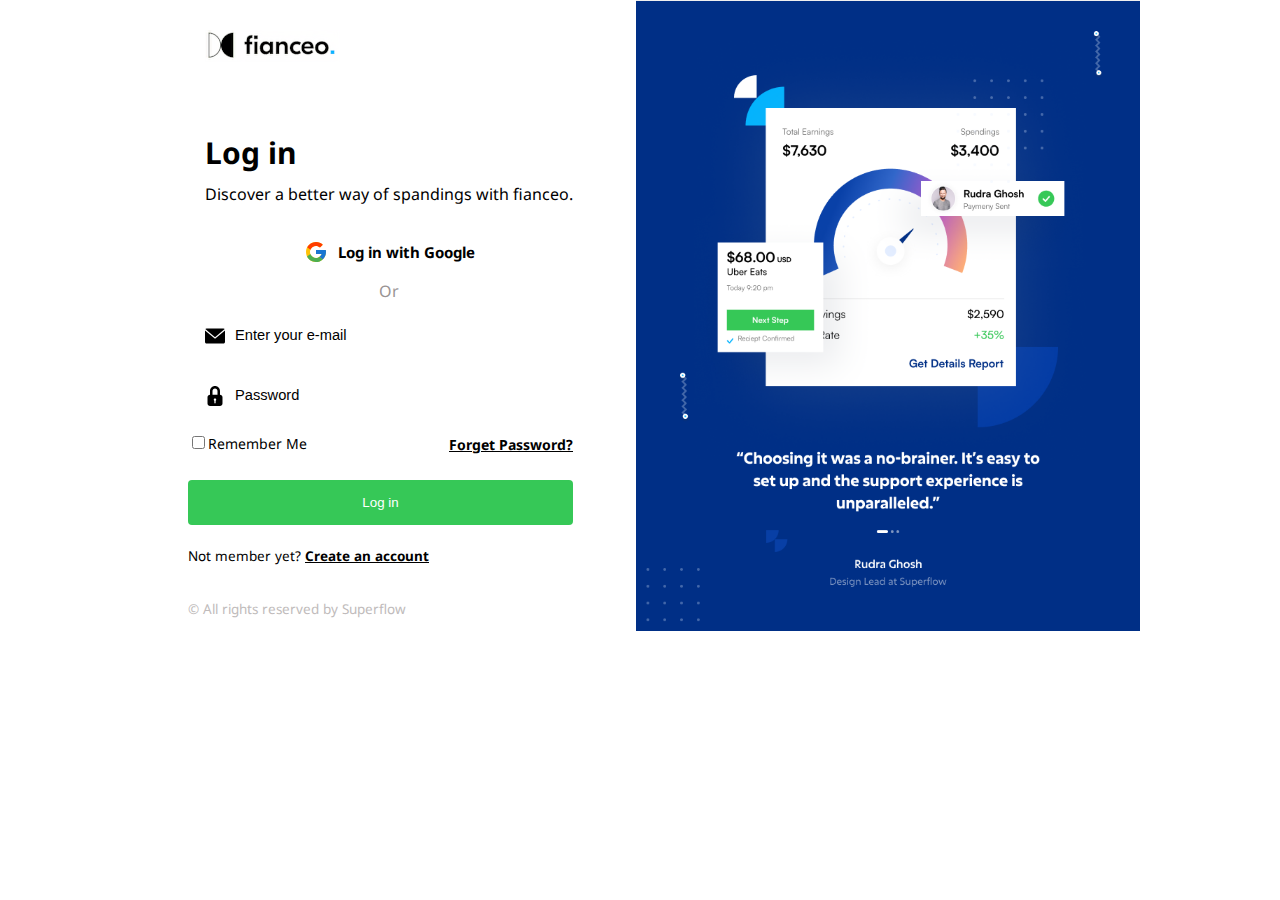
<file: index.html>
<!DOCTYPE html>
<html lang="en">

<head>
  <meta charset="UTF-8">
  <link rel="preconnect" href="https://fonts.googleapis.com">
  <link rel="preconnect" href="https://fonts.gstatic.com" crossorigin>
  <link href="https://fonts.googleapis.com/css2?family=Noto+Sans:ital,wght@0,400;0,700;1,400;1,700&display=swap" rel="stylesheet">
  <link rel="stylesheet" href="./css/style.css">
  <meta http-equiv="X-UA-Compatible" content="IE=edge">
  <meta name="viewport" content="width=device-width, initial-scale=1.0">
  <title>Login</title>
</head>
<section class="conteiner-bg">
  <div class="formulario">
    <div class="formulario-no-botton">
      <div class="logo">
        <img src="./imagem/logo1.png" alt="logo">
      </div>
      <form class="form-bg">
        <div class="login-text">
          <h1>Log in</h1>
          <p>Discover a better way of spandings with fianceo.</p>
        </div>
        <div class="login-google">
          <img src="./imagem/google.svg" alt="google-logo">
          <a href="#" target="_blank">Log in with Google</a>
        </div>
        <p class="or">Or</p>
        <div class="dados">
          <div class="dados-text">
            <img src="./imagem/email.svg">
            <input type="email" name="" id="" placeholder="Enter your e-mail">
          </div>
          <div class="dados-password">
            <img src="./imagem/password.svg">
            <input type="password" name="" id="" placeholder="Password">
          </div>
        </div>
    </div>
    <div class="check">
      <div class="check-box">
        <input type="checkbox">Remember Me
      </div>
      <div class="check-link">
        <a href="./password.html">Forget Password?</a>
      </div>
    </div>
    <div class="login-button">
      <input class="botao" type="submit" value="Log in"><br>
      <p>Not member yet? <a href="./register.html">Create an account</a></p>
    </div>
    </form>
    <div class="copy">
      <p>© All rights reserved by Superflow</p>
    </div>
  </div>
  <div class="banner">
    <img src="./imagem/imagem1.png" alt="banner">
  </div>
</section>

<body>
</body>

</html>
</file>
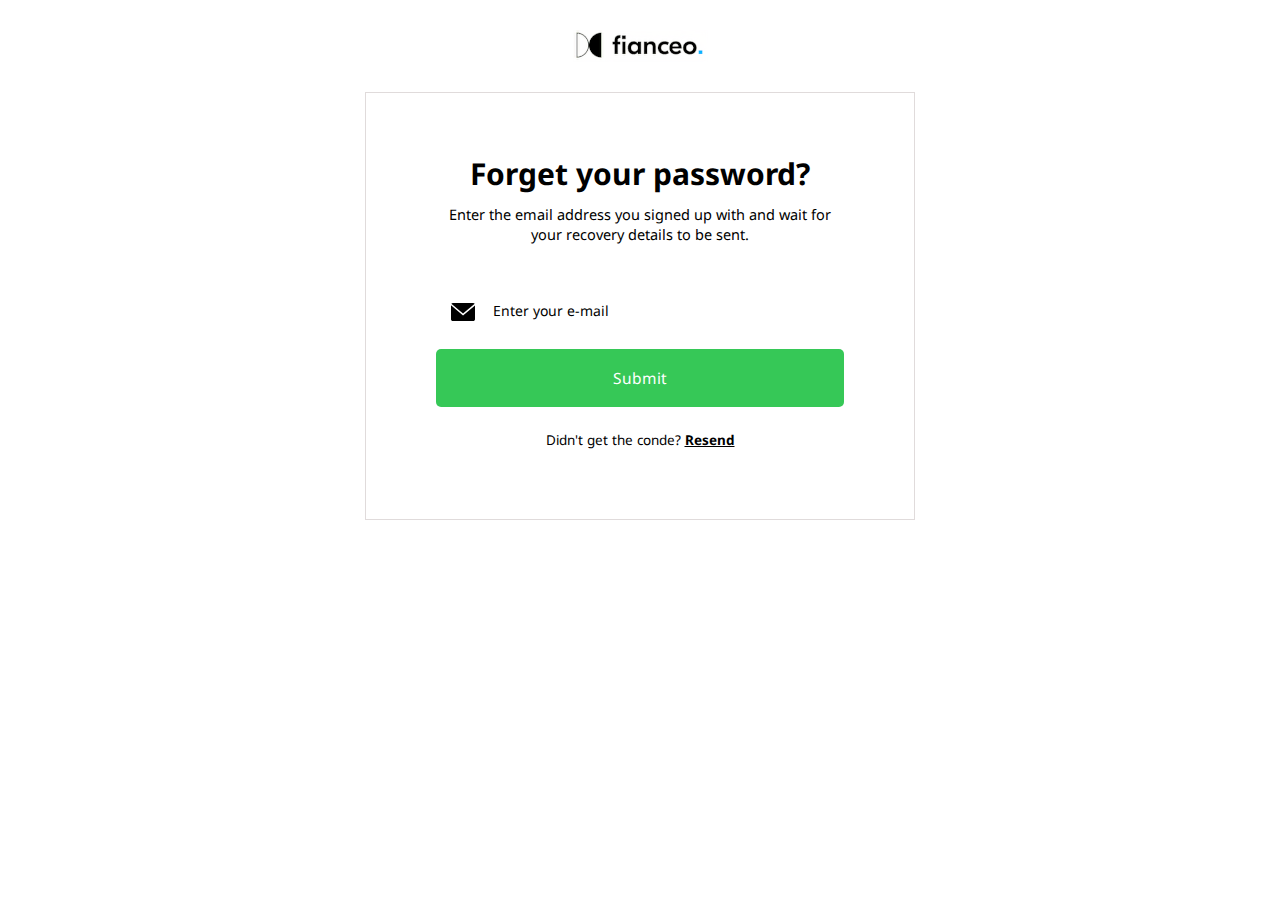
<file: password.html>
<!DOCTYPE html>
<html lang="en">

<head>
  <link rel="preconnect" href="https://fonts.googleapis.com">
  <link rel="preconnect" href="https://fonts.gstatic.com" crossorigin>
  <link href="https://fonts.googleapis.com/css2?family=Noto+Sans:ital,wght@0,400;0,700;1,400;1,700&display=swap" rel="stylesheet">
  <meta charset="UTF-8">
  <link rel="stylesheet" href="./css/pass.css">
  <meta http-equiv="X-UA-Compatible" content="IE=edge">
  <meta name="viewport" content="width=device-width, initial-scale=1.0">
  <title>Document</title>
</head>

<body>
  <section class="conteiner">
    <div class="logo">
      <img src="./imagem/logo1.png" alt="Logo">
    </div>
    <form class="form-bg">
      <div class="text">
        <h1>Forget your password?</h1>
        <p>Enter the email address you signed up with and wait for your recovery details to be sent.</p>
      </div>
      <div class="email">
        <div class="icon">
          <img src="./imagem/email.svg" alt="email">
        </div>
        <div class="email-box">
          <input type="email" placeholder="Enter your e-mail">
        </div>
      </div>
      <div class="botao-container">
        <div class="botao">
          <button type="submit">Submit</button>
          <p>Didn't get the conde? <a href="#">Resend</a></p>
        </div>
      </div>
    </form>
  </section>
</body>

</html>
</file>
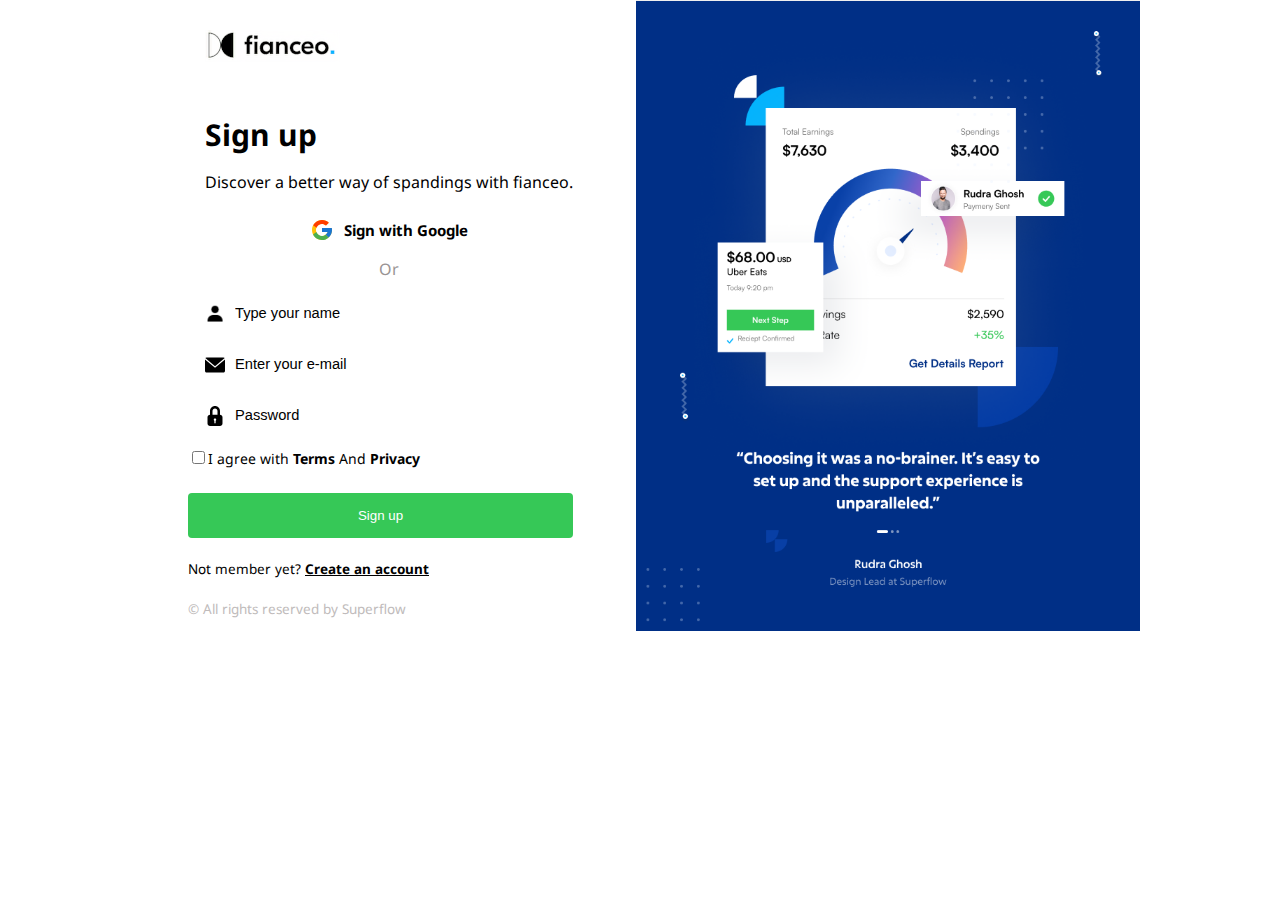
<file: register.html>
<!DOCTYPE html>
<html lang="en">

<head>
  <meta charset="UTF-8">
  <link rel="preconnect" href="https://fonts.googleapis.com">
  <link rel="preconnect" href="https://fonts.gstatic.com" crossorigin>
  <link href="https://fonts.googleapis.com/css2?family=Noto+Sans:ital,wght@0,400;0,700;1,400;1,700&display=swap" rel="stylesheet">
  <link rel="stylesheet" href="./css/sign.css">
  <meta http-equiv="X-UA-Compatible" content="IE=edge">
  <meta name="viewport" content="width=device-width, initial-scale=1.0">
  <title>Register</title>
</head>
<section class="conteiner-bg">
  <div class="formulario">
    <div class="formulario-no-botton">
      <div class="logo">
        <img src="./imagem/logo1.png" alt="logo">
      </div>
      <form class="form-bg">
        <div class="sign-text">
          <h1>Sign up</h1>
          <p>Discover a better way of spandings with fianceo.</p>
        </div>
        <div class="sign-google">
          <img src="./imagem/google.svg" alt="google-logo">
          <a href="#" target="_blank">Sign with Google</a>
        </div>
        <p class="or">Or</p>
        <div class="dados">
          <div class="dados-name">
            <img src="./imagem/user.png" alt="">
            <input type="text" name="" id="" placeholder="Type your name">
          </div>
          <div class="dados-text">
            <img src="./imagem/email.svg">
            <input type="email" name="" id="" placeholder="Enter your e-mail">
          </div>
          <div class="dados-password">
            <img src="./imagem/password.svg">
            <input type="password" name="" id="" placeholder="Password">
          </div>
        </div>
    </div>
    <div class="check">
      <div class="check-box">
        <input type="checkbox">I agree with <a href="#" class="terms">Terms</a> And <a href="#" class="terms">Privacy</a>
      </div>
    </div>
    <div class="sign-button">
      <input class="botao" type="submit" value="Sign up"><br>
      <p>Not member yet? <a href="./register.html">Create an account</a></p>
    </div>
    </form>
    <div class="copy">
      <p>© All rights reserved by Superflow</p>
    </div>
  </div>
  <div class="banner">
    <img src="./imagem/imagem1.png" alt="banner">
  </div>
</section>

<body>
</body>

</html>
</file>
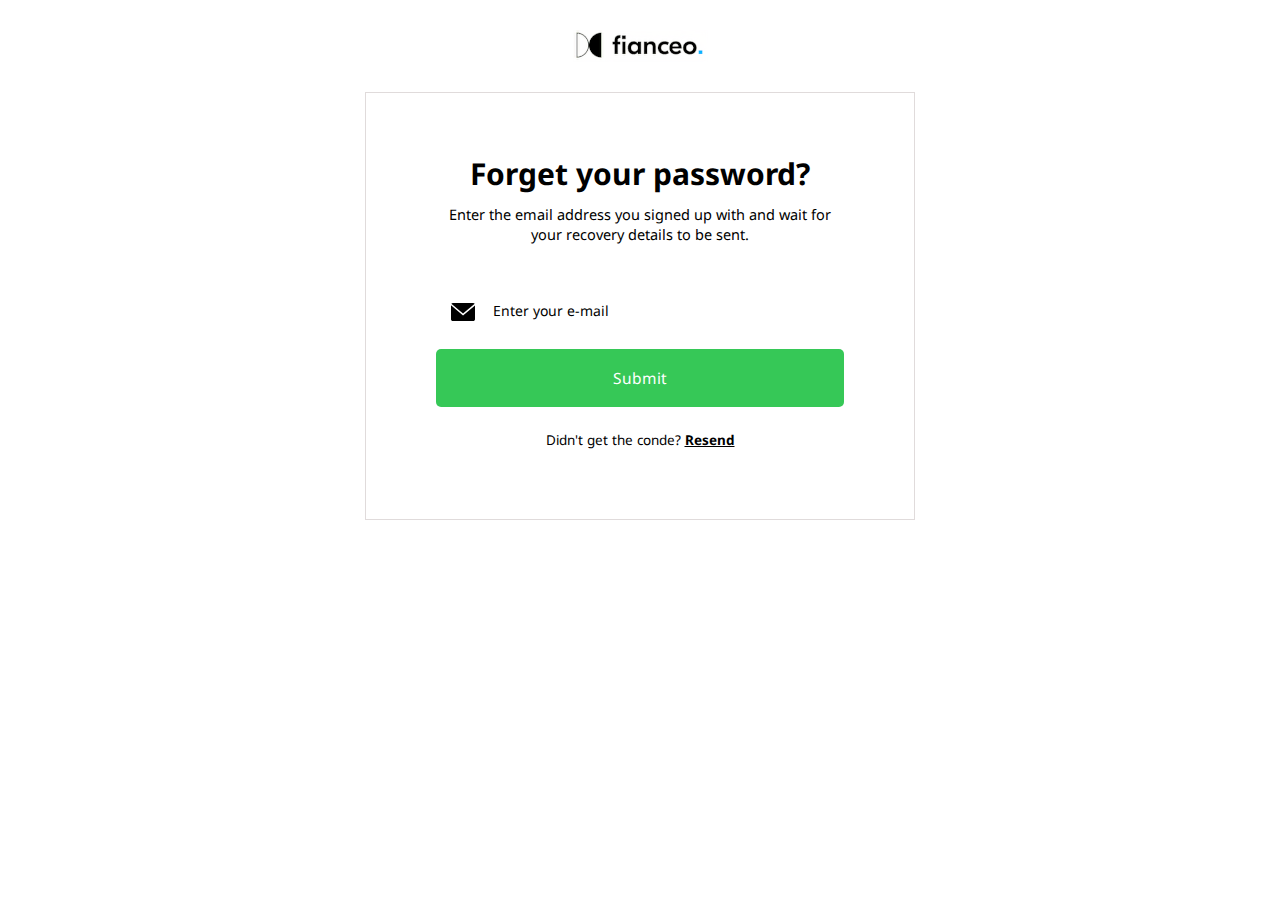
<file: html/password.html>
<!DOCTYPE html>
<html lang="pt-br">

<head>
  <link rel="preconnect" href="https://fonts.googleapis.com">
  <link rel="preconnect" href="https://fonts.gstatic.com" crossorigin>
  <link href="https://fonts.googleapis.com/css2?family=Noto+Sans:ital,wght@0,400;0,700;1,400;1,700&display=swap" rel="stylesheet">
  <meta charset="UTF-8">
  <link rel="stylesheet" href="/css/pass.css">
  <meta http-equiv="X-UA-Compatible" content="IE=edge">
  <meta name="viewport" content="width=device-width, initial-scale=1.0">
  <title>Document</title>
</head>

<body>
  <section class="conteiner">
    <div class="logo">
      <img src="/imagem/logo1.png" alt="Logo">
    </div>
    <form class="form-bg">
      <div class="text">
        <h1>Forget your password?</h1>
        <p>Enter the email address you signed up with and wait for your recovery details to be sent.</p>
      </div>
      <div class="email">
        <div class="icon">
          <img src="/imagem/email.svg" alt="email">
        </div>
        <div class="email-box">
          <input type="email" placeholder="Enter your e-mail">
        </div>
      </div>
      <div class="botao-container">
        <div class="botao">
          <button type="submit">Submit</button>
          <p>Didn't get the conde? <a href="#">Resend</a></p>
        </div>
      </div>
    </form>
  </section>
</body>

</html>
</file>
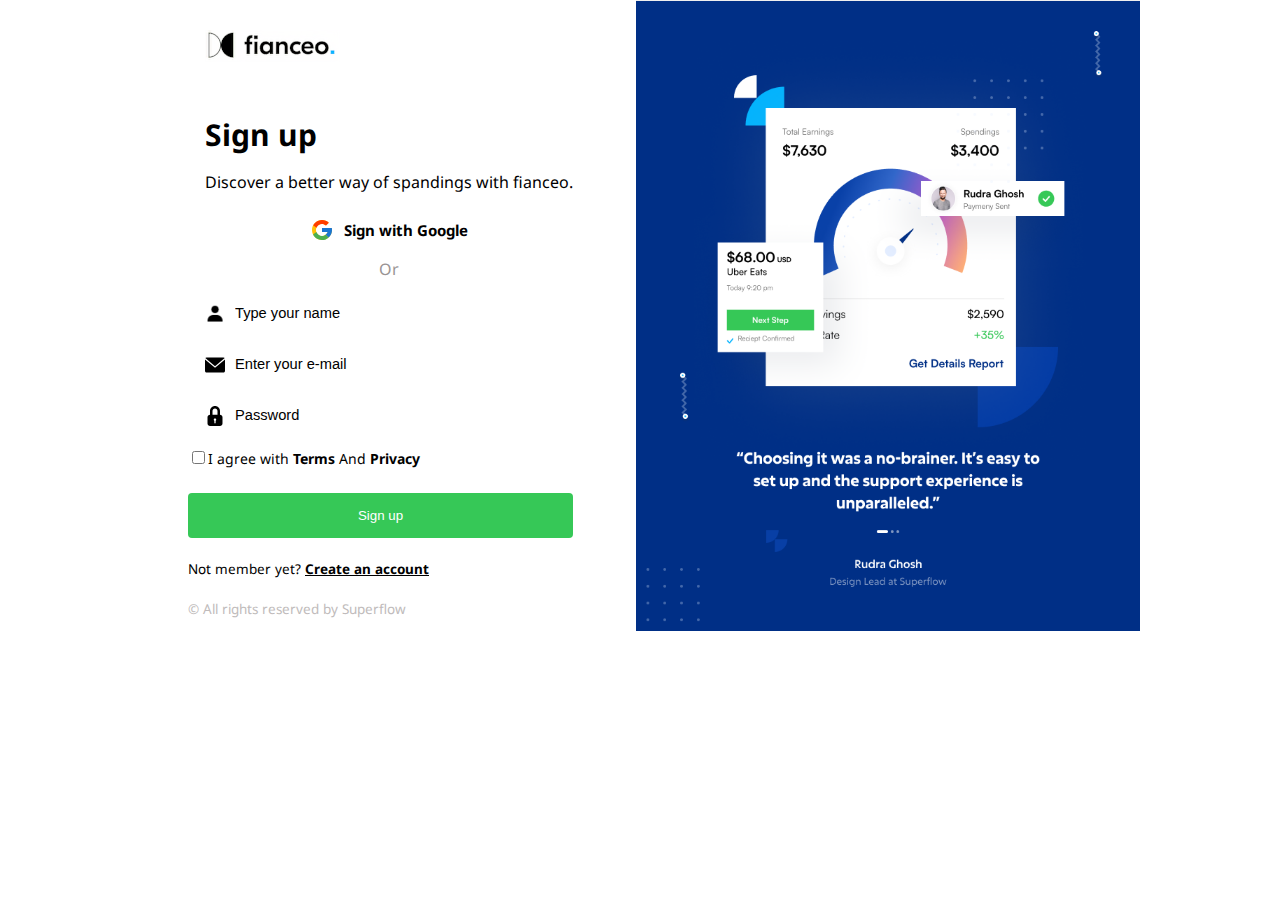
<file: html/register.html>
<!DOCTYPE html>
<html lang="en">

<head>
  <meta charset="UTF-8">
  <link rel="preconnect" href="https://fonts.googleapis.com">
  <link rel="preconnect" href="https://fonts.gstatic.com" crossorigin>
  <link href="https://fonts.googleapis.com/css2?family=Noto+Sans:ital,wght@0,400;0,700;1,400;1,700&display=swap" rel="stylesheet">
  <link rel="stylesheet" href="/css/sign.css">
  <meta http-equiv="X-UA-Compatible" content="IE=edge">
  <meta name="viewport" content="width=device-width, initial-scale=1.0">
  <title>Register</title>
</head>
<section class="conteiner-bg">
  <div class="formulario">
    <div class="formulario-no-botton">
      <div class="logo">
        <img src="/imagem/logo1.png" alt="logo">
      </div>
      <form class="form-bg">
        <div class="sign-text">
          <h1>Sign up</h1>
          <p>Discover a better way of spandings with fianceo.</p>
        </div>
        <div class="sign-google">
          <img src="/imagem/google.svg" alt="google-logo">
          <a href="#" target="_blank">Sign with Google</a>
        </div>
        <p class="or">Or</p>
        <div class="dados">
          <div class="dados-name">
            <img src="/imagem/user.png" alt="">
            <input type="text" name="" id="" placeholder="Type your name">
          </div>
          <div class="dados-text">
            <img src="/imagem/email.svg">
            <input type="email" name="" id="" placeholder="Enter your e-mail">
          </div>
          <div class="dados-password">
            <img src="/imagem/password.svg">
            <input type="password" name="" id="" placeholder="Password">
          </div>
        </div>
    </div>
    <div class="check">
      <div class="check-box">
        <input type="checkbox">I agree with <a href="#" class="terms">Terms</a> And <a href="#" class="terms">Privacy</a>
      </div>
    </div>
    <div class="sign-button">
      <input class="botao" type="submit" value="Sign up"><br>
      <p>Not member yet? <a href="/html/register.html">Create an account</a></p>
    </div>
    </form>
    <div class="copy">
      <p>© All rights reserved by Superflow</p>
    </div>
  </div>
  <div class="banner">
    <img src="/imagem/imagem1.png" alt="banner">
  </div>
</section>

<body>
</body>

</html>
</file>
<file: css/pass.css>
body {
  margin: 0px;
  padding: 0px;
  font-family: "Noto Sans", sans-serif;
}
img {
  display: block;
  max-width: 100%;
}
.conteiner {
  padding-top: 30px;
  max-width: 550px;
  margin: 0 auto;
}
/* Logo */
.logo {
  display: flex;
  justify-content: center;
  padding-bottom: 30px;
}
/* Background */
.form-bg {
  padding: 30px 70px 70px 70px;
  border: 1px solid rgb(224, 219, 219);
}
/* Introdução */
.text {
  text-align: center;
}
.text h1 {
  font-size: 30px;
  margin: 30px 0px 10px 0px;
}

.text p {
  font-size: 14.5px;
  margin: 0px;
}
/* Email */
.email {
  padding: 50px 0px 5px 15px;
  display: flex;
  align-items: center;
}

.email img {
  padding-right: 2.5px;
  width: 24px;
}

.email input {
  border-style: none;
  padding: 10px 15px;
}

.email input::placeholder {
  font-family: "Noto Sans", sans-serif;
  font-size: 14px;
  color: black;
}
/* Botao */
.botao-container {
  margin: 15px 0px 0px 0px;
}
.botao {
  display: flex;
  flex-direction: column;
}
.botao button {
  font-family: "Noto Sans", sans-serif;
  color: white;
  padding: 18px;
  background-image: linear-gradient(120deg, #36c857 0%, #36c857 100%);
  border-style: none;
  border-radius: 5px;
  cursor: pointer;
  font-size: 15.5px;
}
.botao p {
  color: black;
  text-align: center;
  font-size: 13.5px;
}
.botao a {
  font-weight: bold;
  color: black;
}
.botao p {
  margin: 24px 0px 0px 0px;
}

@media (max-width: 480px) {
  .form-bg {
    padding: 15px;
  }
  .botao p {
    font-size: 16px;
  }
  .email input::placeholder {
    font-size: 18px;
  }

  .email input {
    border-style: none;
    padding: 10px 25px;
    font-size: 19px;
  }
}
@media (max-width: 350px) {
  .icon {
    display: none;
  }
  .email input {
    border-style: none;
    padding: 10px 12px;
    font-size: 19px;
  }
}
</file>
<file: css/style.css>
/* Reset */
body {
  margin: 0px;
  padding: 0px;
  font-family: "Noto Sans", sans-serif;
}

* {
  box-sizing: border-box;
}
img {
  display: block;
  max-width: 100%;
}
/* Box-Max */
.conteiner-bg {
  height: 631px;
  background: white;
  margin: 0px auto;
  max-width: 1000px;
  display: flex;
  flex-wrap: wrap;
  justify-content: space-between;
}

/* Formulario */
.formulario {
  padding-right: 15px;
  margin: 0 auto;
}
.formulario-no-botton {
  margin-left: 17px;
}
.logo {
  padding: 30px 0px 50px 0px;
}
/* Login */
.login-text {
  margin-bottom: 35px;
  color: black;
}
.login-text h1 {
  margin-bottom: 10px;
  font-size: 30px;
}
.login-text p {
  margin-top: 0px;
}
/* Google */
.login-google {
  justify-content: center;
  align-items: center;
  display: flex;
}

.login-google img {
  display: block;
  max-width: 24px;
  margin-right: 10px;
}

.login-google a {
  text-decoration: none;
  color: black;
  font-weight: bold;
  font-size: 15px;
}

/* Or */
.or {
  text-align: center;
  color: #999494;
}

/* Dados */

.dados {
  display: flex;
  flex-direction: column;
}
.dados input {
  border-style: none;
  padding: 10px 10px 10px 10px;
  width: 300px;
}
.dados input::placeholder {
  font-size: 1.1em;
  color: black;
}
.dados-text {
  margin-bottom: 25px;
  align-items: center;
  display: flex;
}
.dados img {
  max-width: 20px;
}

.dados-password {
  margin-bottom: 20px;
  display: flex;
  align-items: center;
}

/* Check */
.check {
  justify-content: space-between;
  flex-wrap: wrap;
  display: flex;
  margin-bottom: 25px;
}

.check-box {
  font-size: 14px;
}
.check-link a {
  font-weight: bold;
  color: black;
  font-size: 14px;
}
/* Botao Log In */
.login-button {
  display: flex;
  flex-direction: column;
}

.botao {
  border-radius: 4px;
  border-style: none;
  background-image: linear-gradient(120deg, #36c857 0%, #36c857 100%);
  padding: 15px;
  cursor: pointer;
  color: white;
}

.login-button p {
  margin: 0px;
  font-size: 13.5px;
}
.login-button a {
  color: black;
  font-weight: bold;
}
/* Copyright */
.copy {
  margin-top: 35px;
  font-size: 13.5px;
  color: #c0bbbb;
}
/* Mobile */
@media (max-width: 900px) {
  .banner {
    display: none;
  }
  .formulario {
    margin: 0 auto;
  }
}
</file>
<file: css/sign.css>
/* Reset */
body {
  margin: 0px;
  padding: 0px;
  font-family: "Noto Sans", sans-serif;
}

* {
  box-sizing: border-box;
}
img {
  display: block;
  max-width: 100%;
}
/* Box-Max */
.conteiner-bg {
  height: 631px;
  background: white;
  margin: 0px auto;
  max-width: 1000px;
  display: flex;
  flex-wrap: wrap;
  justify-content: space-between;
}

/* Formulario */
.formulario {
  padding-right: 15px;
  margin: 0 auto;
}
.formulario-no-botton {
  margin-left: 17px;
}
.logo {
  padding: 30px 0px 32px 0px;
}
/* Login */
.sign-text {
  margin-bottom: 25px;
  color: black;
}
.sign-text h1 {
  margin-bottom: 10px;
  font-size: 30px;
}
.login-text p {
  margin-top: 0px;
}
/* Google */
.sign-google {
  justify-content: center;
  align-items: center;
  display: flex;
}

.sign-google img {
  display: block;
  max-width: 24px;
  margin-right: 10px;
}

.sign-google a {
  text-decoration: none;
  color: black;
  font-weight: bold;
  font-size: 15px;
}

/* Or */
.or {
  text-align: center;
  color: #999494;
}

/* Dados */

.dados {
  display: flex;
  flex-direction: column;
}
.dados input {
  border-style: none;
  padding: 10px 10px 10px 10px;
  width: 300px;
}
.dados input::placeholder {
  font-size: 1.1em;
  color: black;
}
.dados-name {
  display: flex;
  align-items: center;
  margin-bottom: 16px;
}
.dados-text {
  margin-bottom: 16px;
  align-items: center;
  display: flex;
}
.dados img {
  max-width: 20px;
}

.dados-password {
  margin-bottom: 15px;
  display: flex;
  align-items: center;
}

/* Check */
.check {
  justify-content: space-between;
  flex-wrap: wrap;
  display: flex;
  margin-bottom: 25px;
}

.check-box {
  font-size: 14px;
}
.terms {
  text-decoration: none;
  color: black;
  font-weight: bold;
}

/* Botao Log In */
.sign-button {
  display: flex;
  flex-direction: column;
}

.botao {
  border-radius: 4px;
  border-style: none;
  background-image: linear-gradient(120deg, #36c857 0%, #36c857 100%);
  padding: 15px;
  cursor: pointer;
  color: white;
}

.sign-button p {
  margin: 0px;
  font-size: 13.5px;
}
.sign-button a {
  color: black;
  font-weight: bold;
}
.copy {
  margin-top: 22px;
  font-size: 13.5px;
  color: #c0bbbb;
}

@media (max-width: 900px) {
  .banner {
    display: none;
  }
  .formulario {
    margin: 0 auto;
  }
}
</file>
